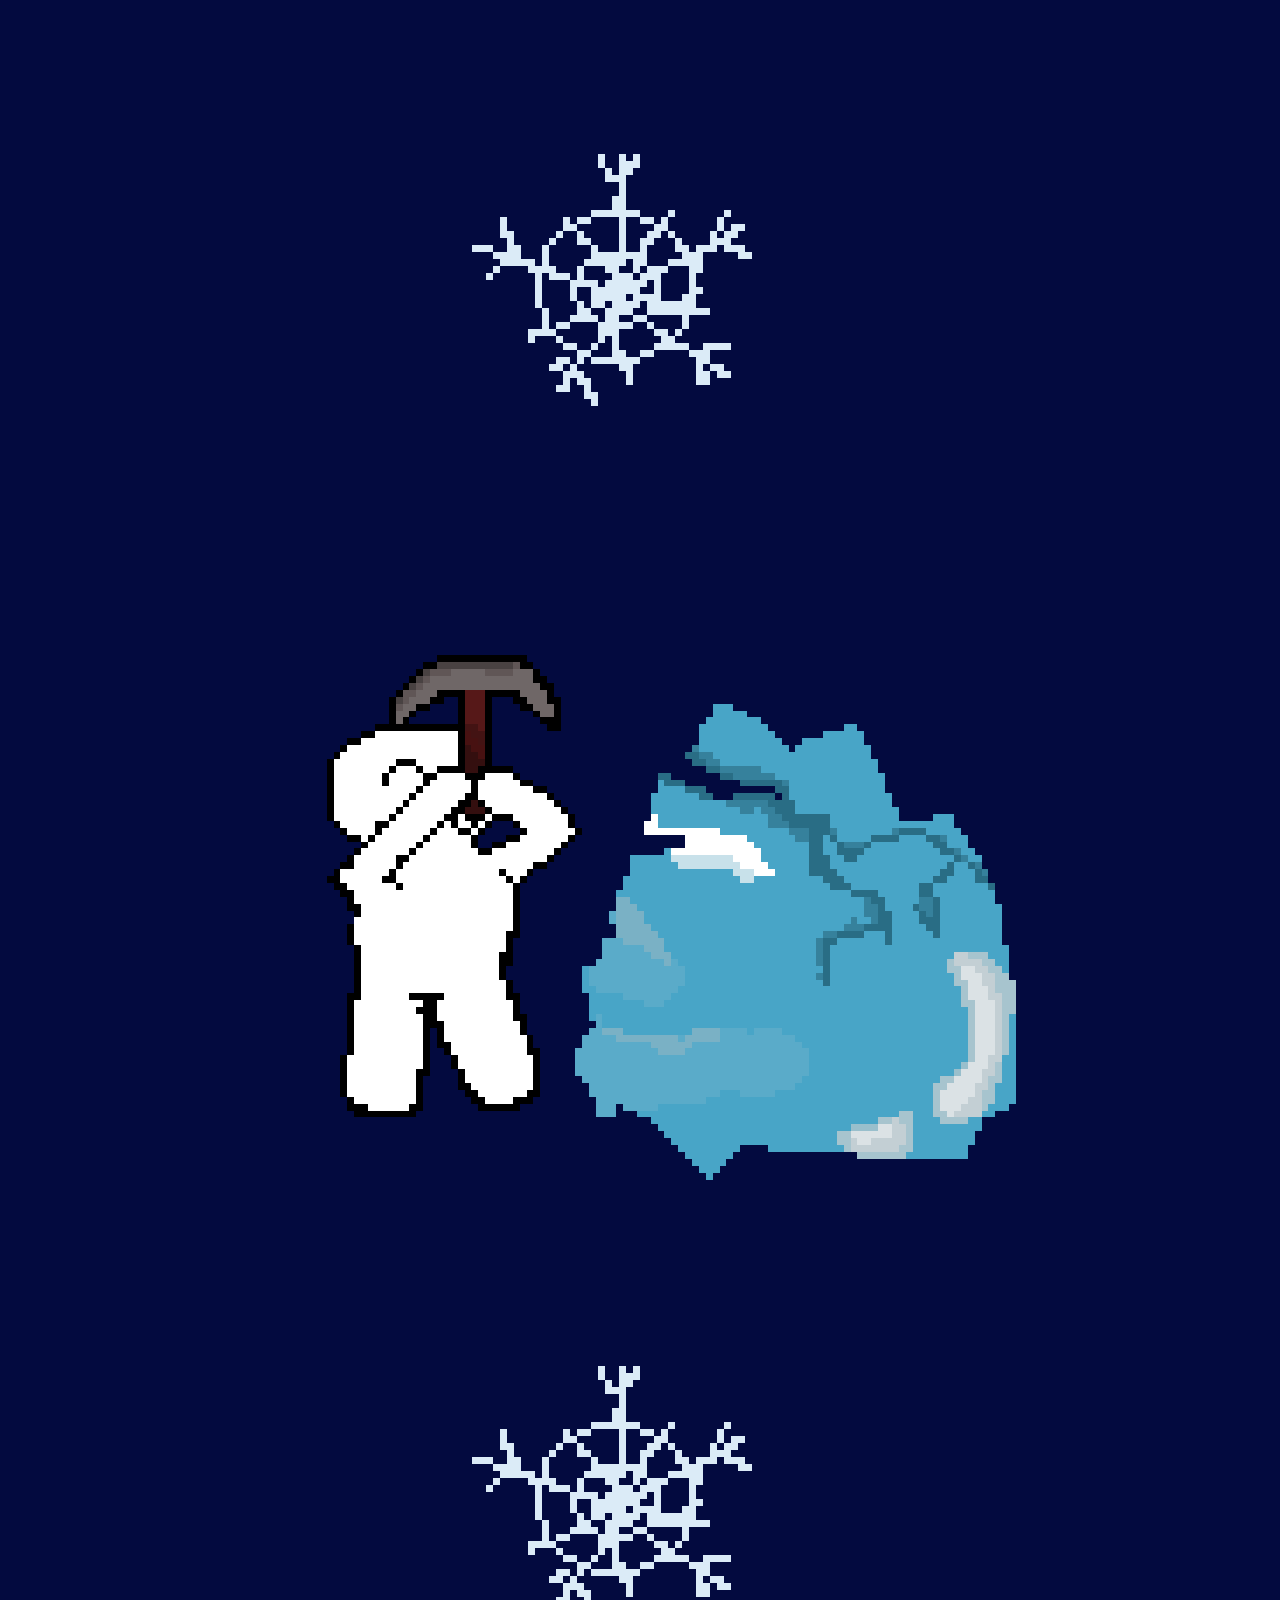
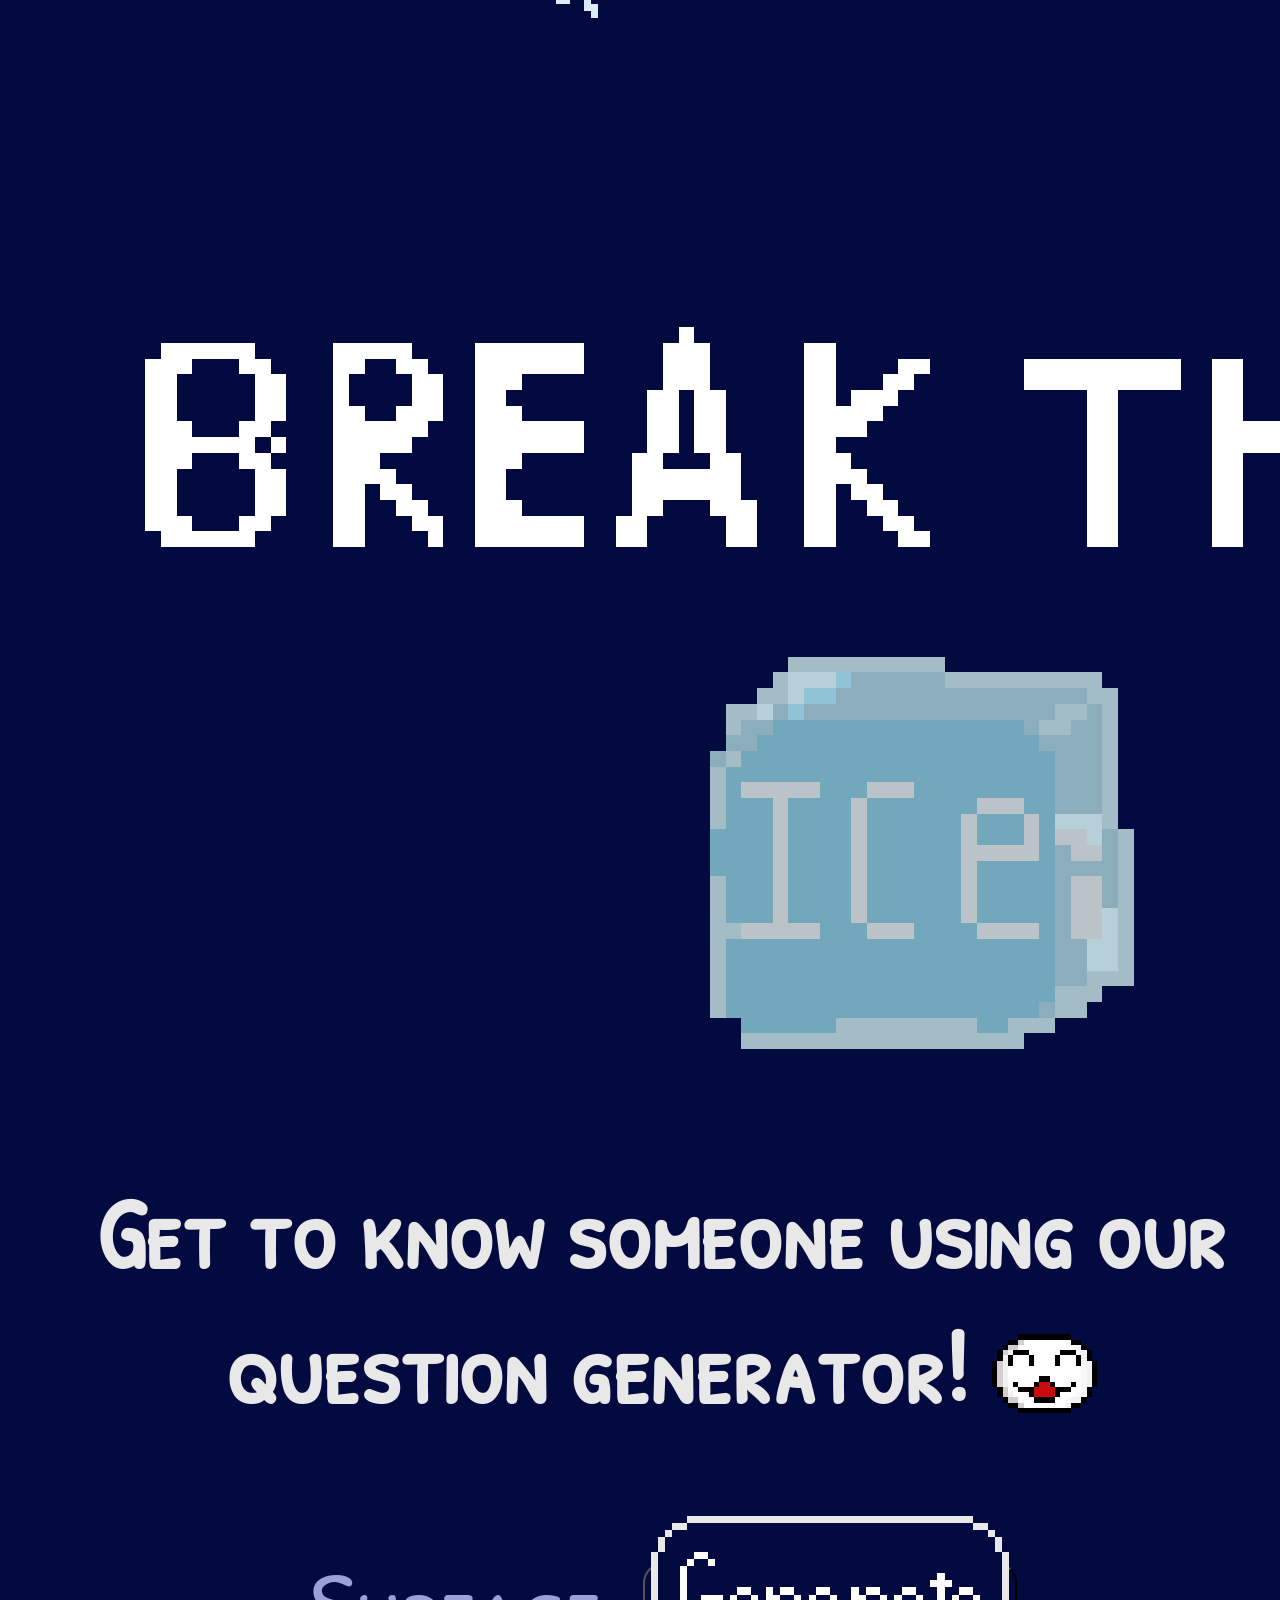
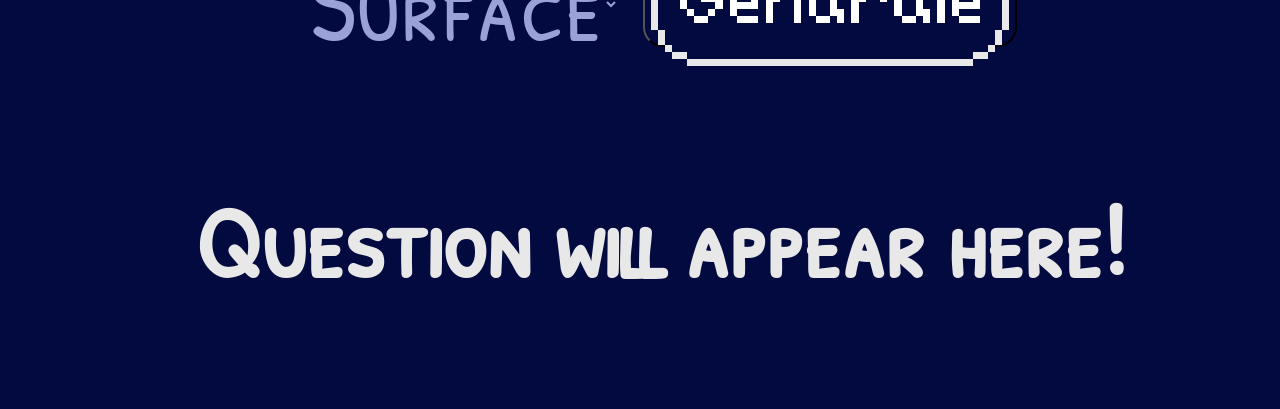
<file: index.html>
<!DOCTYPE html>
<html lang="en">
    <title>Iceberg</title>
    <head>
        <link rel="preconnect" href="https://fonts.googleapis.com">
        <link rel="preconnect" href="https://fonts.gstatic.com" crossorigin>
        <link href="https://fonts.googleapis.com/css2?family=Patrick+Hand+SC&display=swap" rel="stylesheet">
        <link href="https://fonts.googleapis.com/css2?family=Coiny&display=swap" rel="stylesheet">

        <link rel="stylesheet" href="main.css">
        <script src="main.js"></script>
   </head>
<body>
    <img src="snowflake1.png" height="700"/><img src="iceberg.png" height = "600"/><img src="snowflake1.png" height="700"/>
    <br>
    <br>
    <br>
    <h1>
        <img src="break_the_ice.png" alt="Break the Ice" height="800"/> 
    </h1>
    <p>Get to know someone using our question generator! 
        <a href ="tribute.html"><img src="smol_face.gif" height = "100"/></a></p>
    <!--<p>Choose your question type and take turns answering.</p>-->

    <div class="input-container">
        <select name="level" id="level">
            <option value="surface">Surface</option>
            <option value="mid">Medium</option>
            <option value="deep">Deep</option>
        </select>
      <button onclick="updateQuestion()"><img src = "generate.png" height = "150" alt = "Generate"></button>
   </div>

   <p class="question-display" id="questionDisplay">Question will appear here!</p>


</body>
</html>
</file>
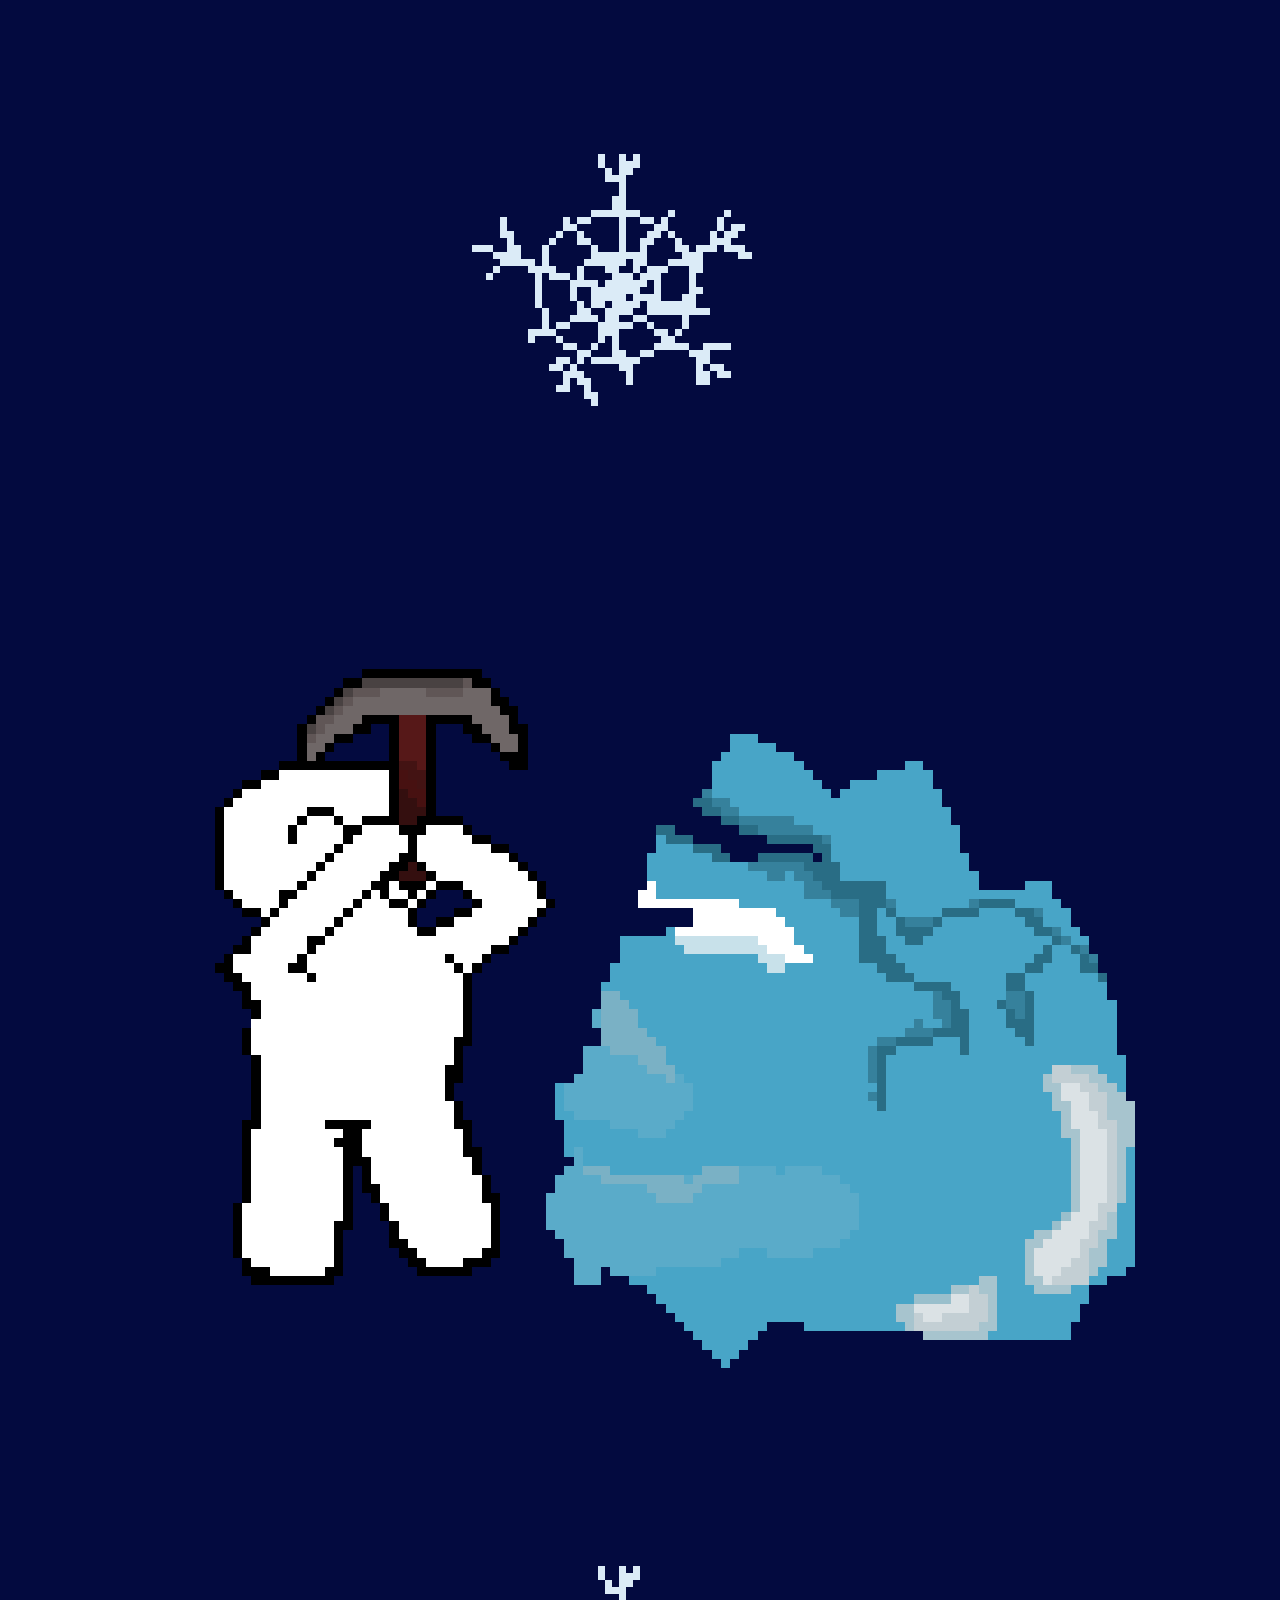
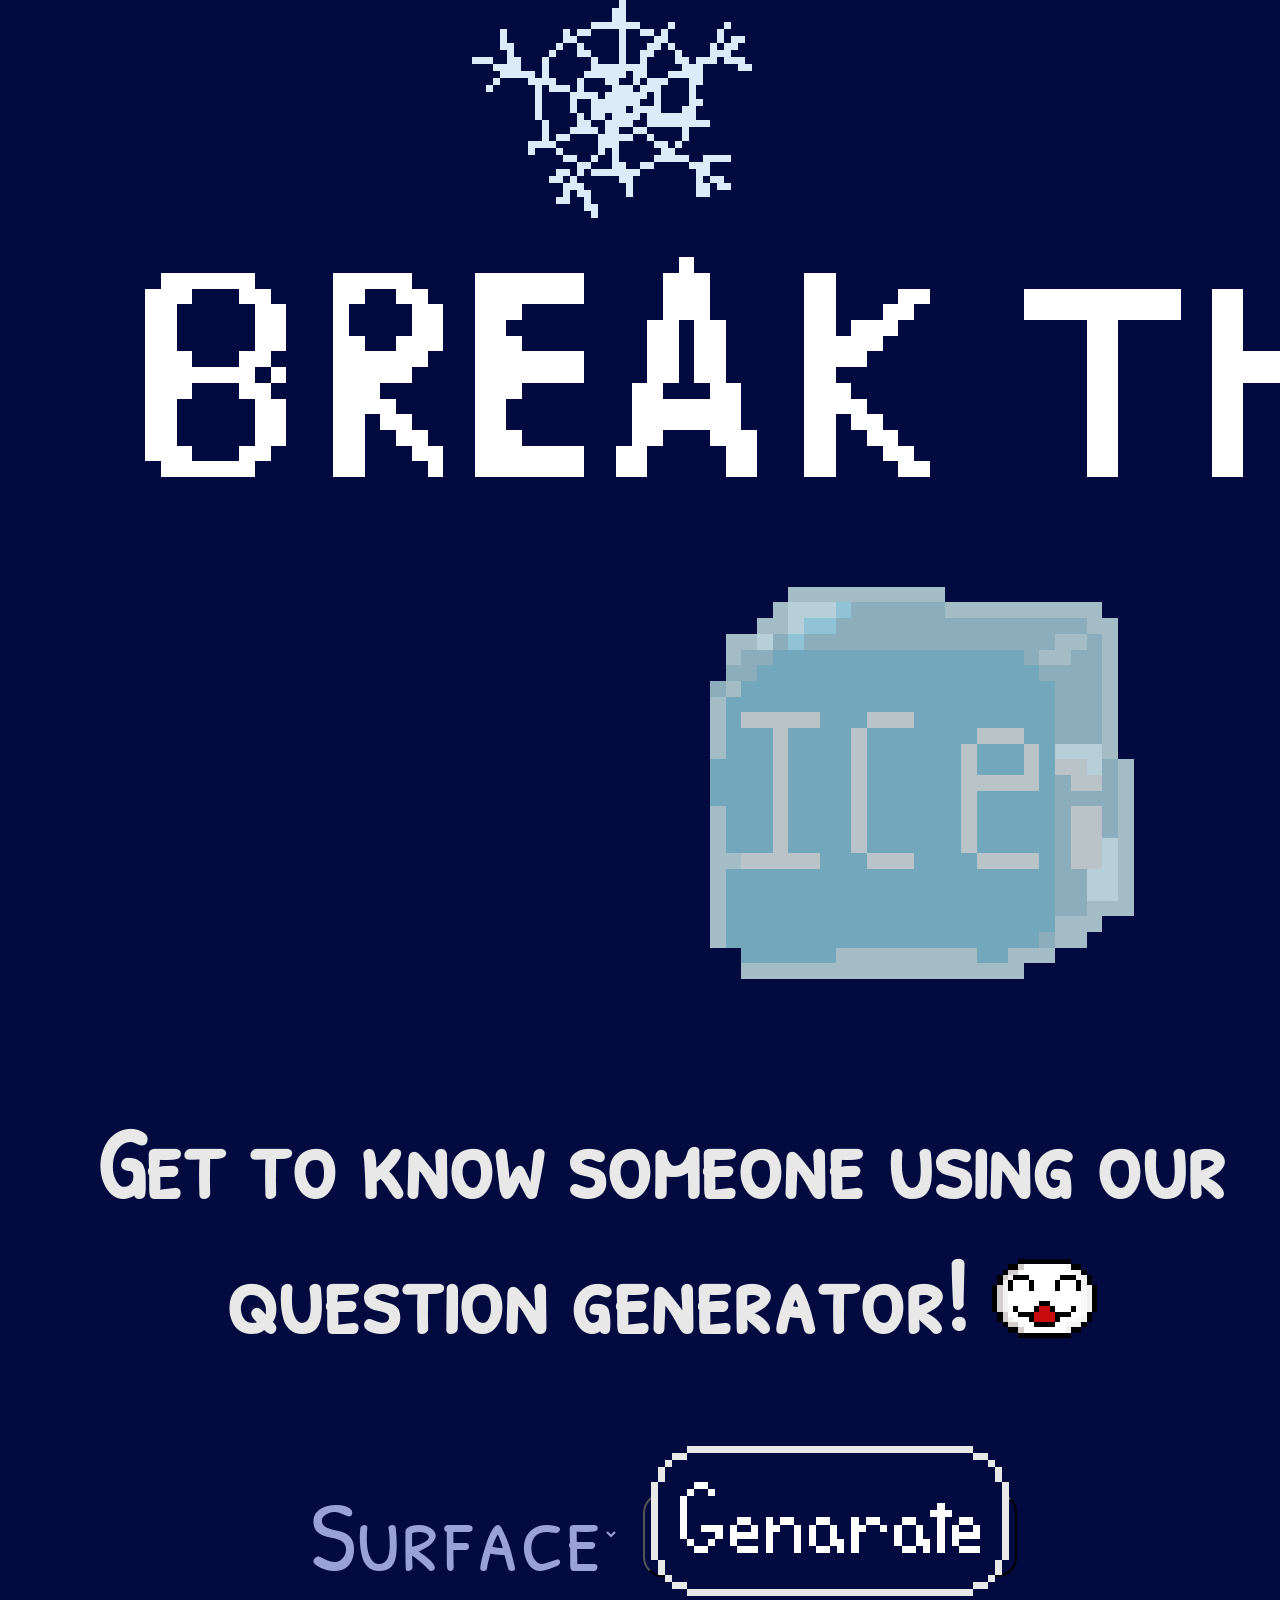
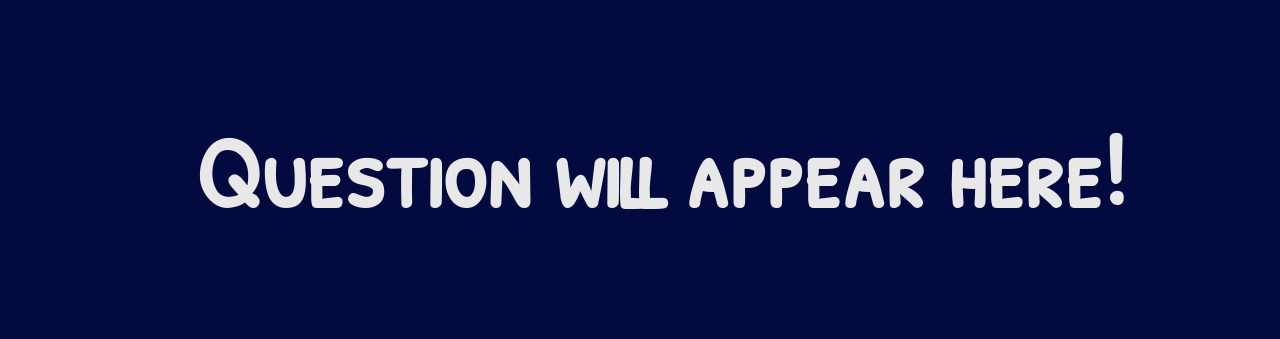
<file: main.html>
<!DOCTYPE html>
<html lang="en">
    <title>Iceberg</title>
    <head>
        <link rel="preconnect" href="https://fonts.googleapis.com">
        <link rel="preconnect" href="https://fonts.gstatic.com" crossorigin>
        <link href="https://fonts.googleapis.com/css2?family=Patrick+Hand+SC&display=swap" rel="stylesheet">
        <link href="https://fonts.googleapis.com/css2?family=Coiny&display=swap" rel="stylesheet">

        <link rel="stylesheet" href="main.css">
        <script src="main.js"></script>
   </head>
<body>
    <img src="snowflake1.png" height="700"/><img src="iceberg.png" height = "800"/><img src="snowflake1.png" height="700"/>
    <h1>
        <img src="break_the_ice.png" alt="Break the Ice" height="800"/> 
    </h1>
    <p>Get to know someone using our question generator! 
        <!--<a href ="tribute.html">--><img src="smol_face.gif" height = "100"/><!--</a>--></p>
    <!--<p>Choose your question type and take turns answering.</p>-->

    <div class="input-container">
        <select name="level" id="level">
            <option value="surface">Surface</option>
            <option value="mid">Medium</option>
            <option value="deep">Deep</option>
        </select>
      <button onclick="updateQuestion()"><img src = "generate.png" height = "150" alt = "Generate"></button>
   </div>

   <p class="question-display" id="questionDisplay">Question will appear here!</p>


</body>
</html>
</file>
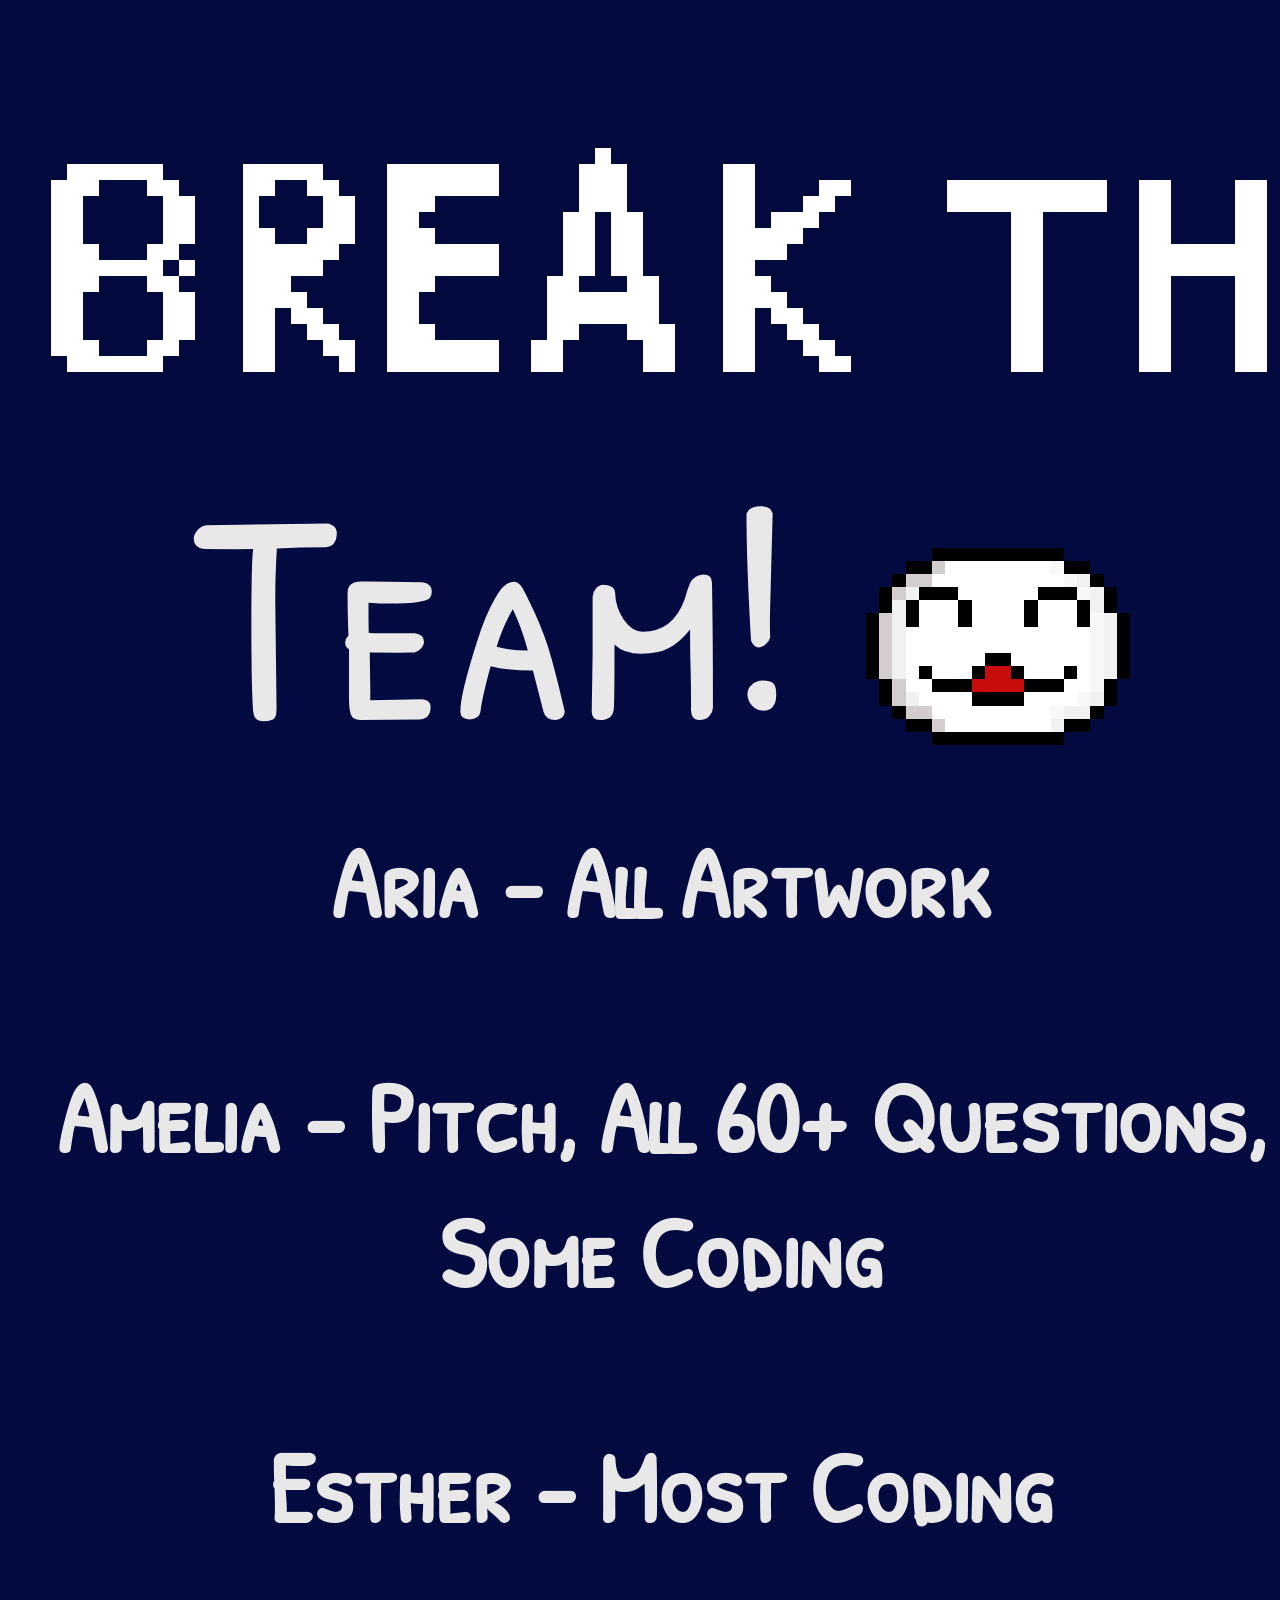
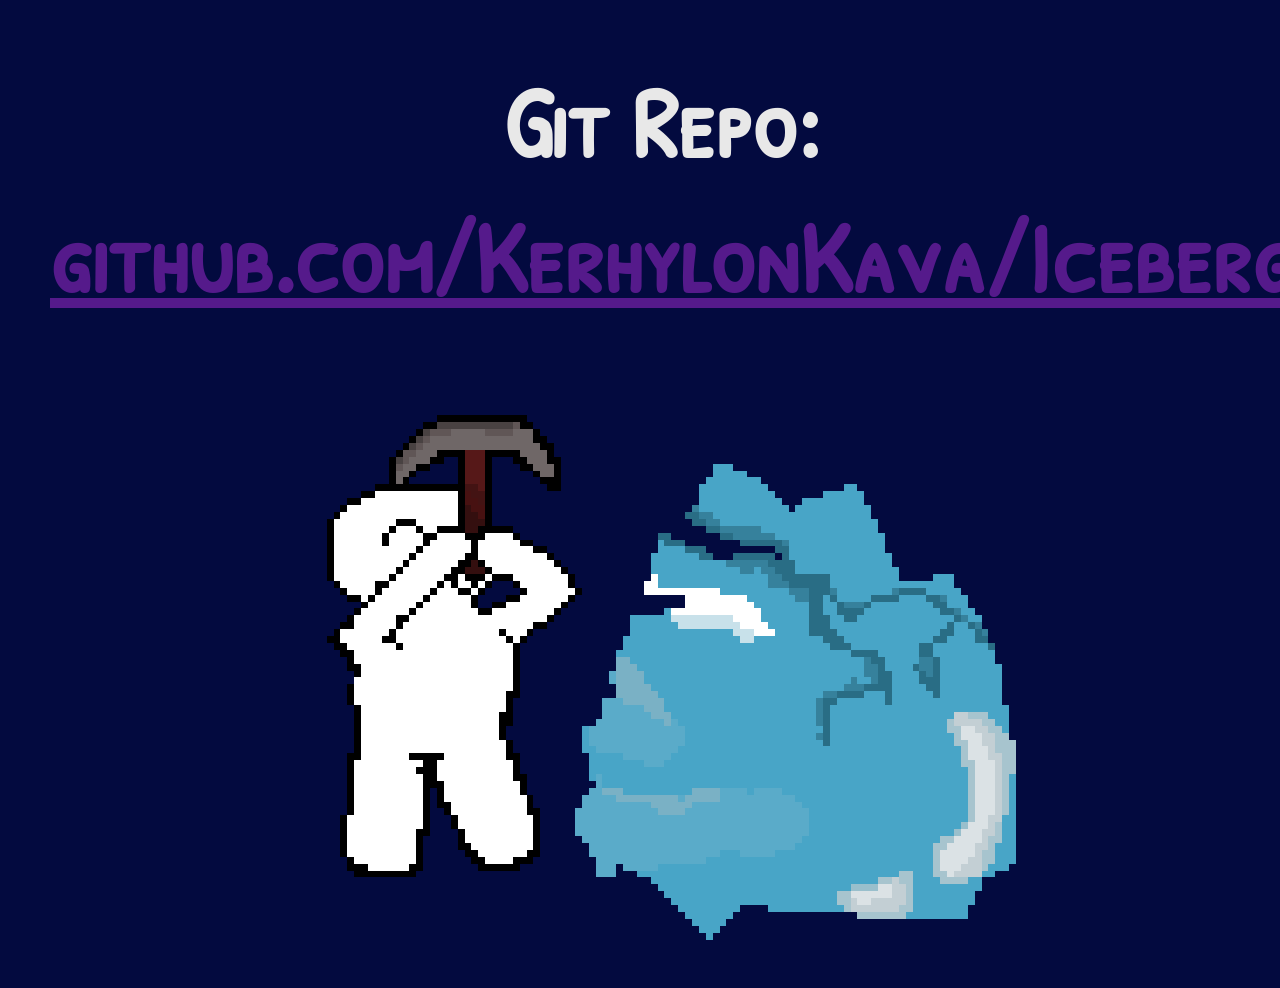
<file: tribute.html>
<!DOCTYPE html>
<html lang="en">
    <title>Iceberg</title>
    <head>
        <link rel="preconnect" href="https://fonts.googleapis.com">
        <link rel="preconnect" href="https://fonts.gstatic.com" crossorigin>
        <link href="https://fonts.googleapis.com/css2?family=Patrick+Hand+SC&display=swap" rel="stylesheet">
        <link href="https://fonts.googleapis.com/css2?family=Coiny&display=swap" rel="stylesheet">

        <link rel="stylesheet" href="main.css">
        <script src="main.js"></script>
   </head>
<body>
    <br>
    <br>
    <h1><img src="break_the_ice_linear.png" alt="Break the Ice" height="400" class="btit"/></h1>
    <h1>Team! <a href ="index.html"><img src="smol_face.gif" height = "250"/></a></h1>

        <p>Aria - All Artwork</p>
    <p>Amelia - Pitch, All 60+ Questions, Some Coding</p>
    <p>Esther - Most Coding</p>

<p>Git Repo: <a href ="https://github.com/KerhylonKava/IcebergQuestions">github.com/KerhylonKava/IcebergQuestions</a></p>

<img src="iceberg.png" height = "600"/>

</body>
</html>
</file>
<file: main.css>
body{

    font-family: "Patrick Hand SC";
    color: #E8E8E8;
    background-color: #030A3F;
    /*and you comment here using this...*/
    font-weight: 800;
    font-size: 100px;
    margin-left: 50px;

    /*display: flex;
    flex-direction: column;
    justify-content: center;
    align-items: center;*/
    text-align: center;

    h1{
    /*font-family: "Coiny";*/
    font-size: 300px;
    font-weight: 400;
    margin-left: 1px;
    margin-bottom: -100px;
    margin-top: -200px;
    }

    h2{
      font-size: 250;
    margin-bottom: -10px;
    margin-top: 5px;
    }

    h3 {
    margin-bottom: -15px;
    margin-top: -8px;
    }
    /*
    p{
      margin-top: -50px;
    }
      */

    select{
      border-radius:10px;
      font-family: "Patrick Hand SC";
      font-size: 100px;
      background-color: #030A3F;
      color: #9AA1D6;
      border-color: #030A3F;
        
    }
    
    button {
      /*
      font-family: "Patrick Hand SC";
      padding: 10px 20px;
      font-size: 16px;
      font-weight: 800;
      font-size: 100px;
      border: 10px solid #9AA1D6;
      */
      background-color: #030A3F;
      color: #030A3F;
      cursor: pointer;
      border-radius: 20px;
      /*margin-top: 50px;*/
  } 

  button:hover {
      background-color: #030A3F;
      color: #9AA1D6;
  }  

  a{
    color: #551A8B;
  }
  ::selection {
  background-color: #131D67;
  color: #E8E8E8;
  border-radius: 9999px; /* fully rounded - doesn't work for selection tho */
  padding: 0.2em 0.08em;
  }

  img {
    margin-top: -50px;
    margin-bottom: -25px;
    image-rendering: pixelated;
  }
  .btit{
    margin-top: -10px;
    margin-bottom: 45px;
  }

}
  /*
  .bordered-image {
    border: 5px solid #411e47;
    border-radius: 10px;
    height: 50vh;
  }

  .input-container {
    margin-bottom: 20px;
  }
  */
</file>
